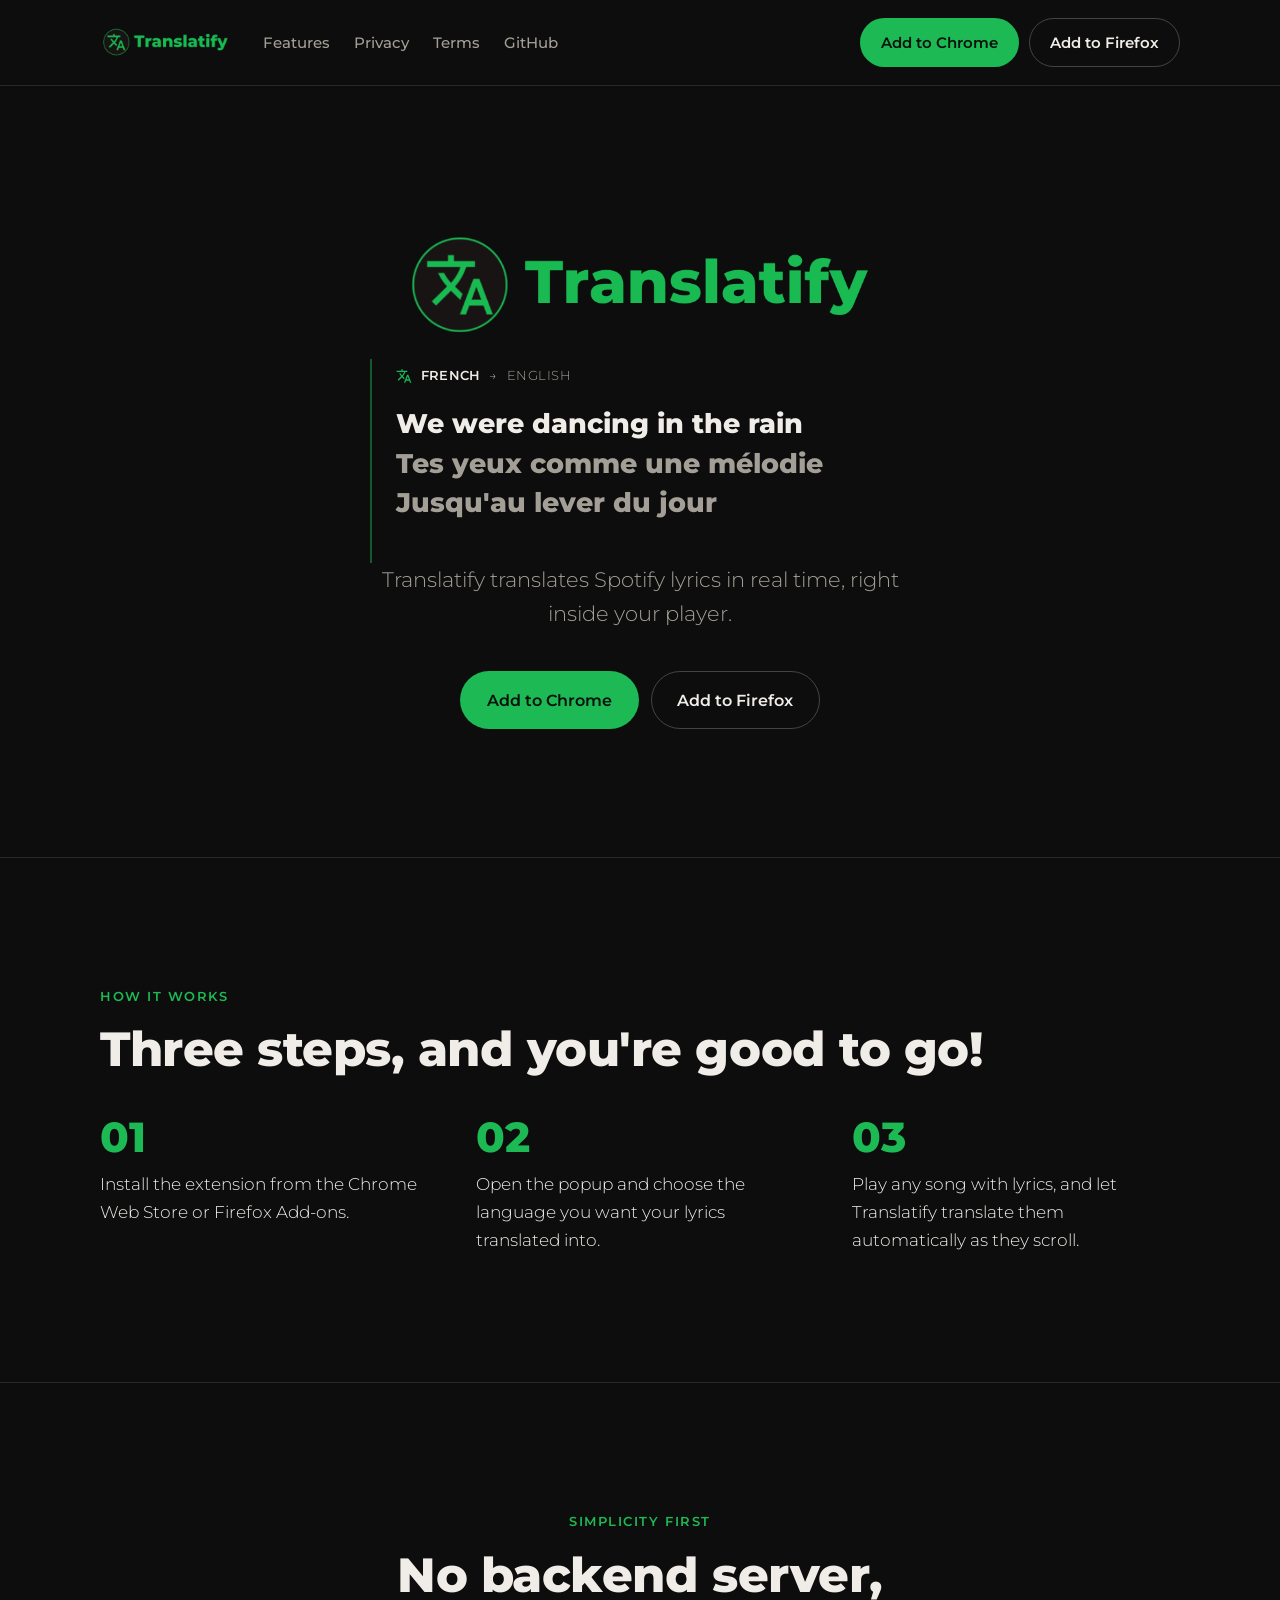
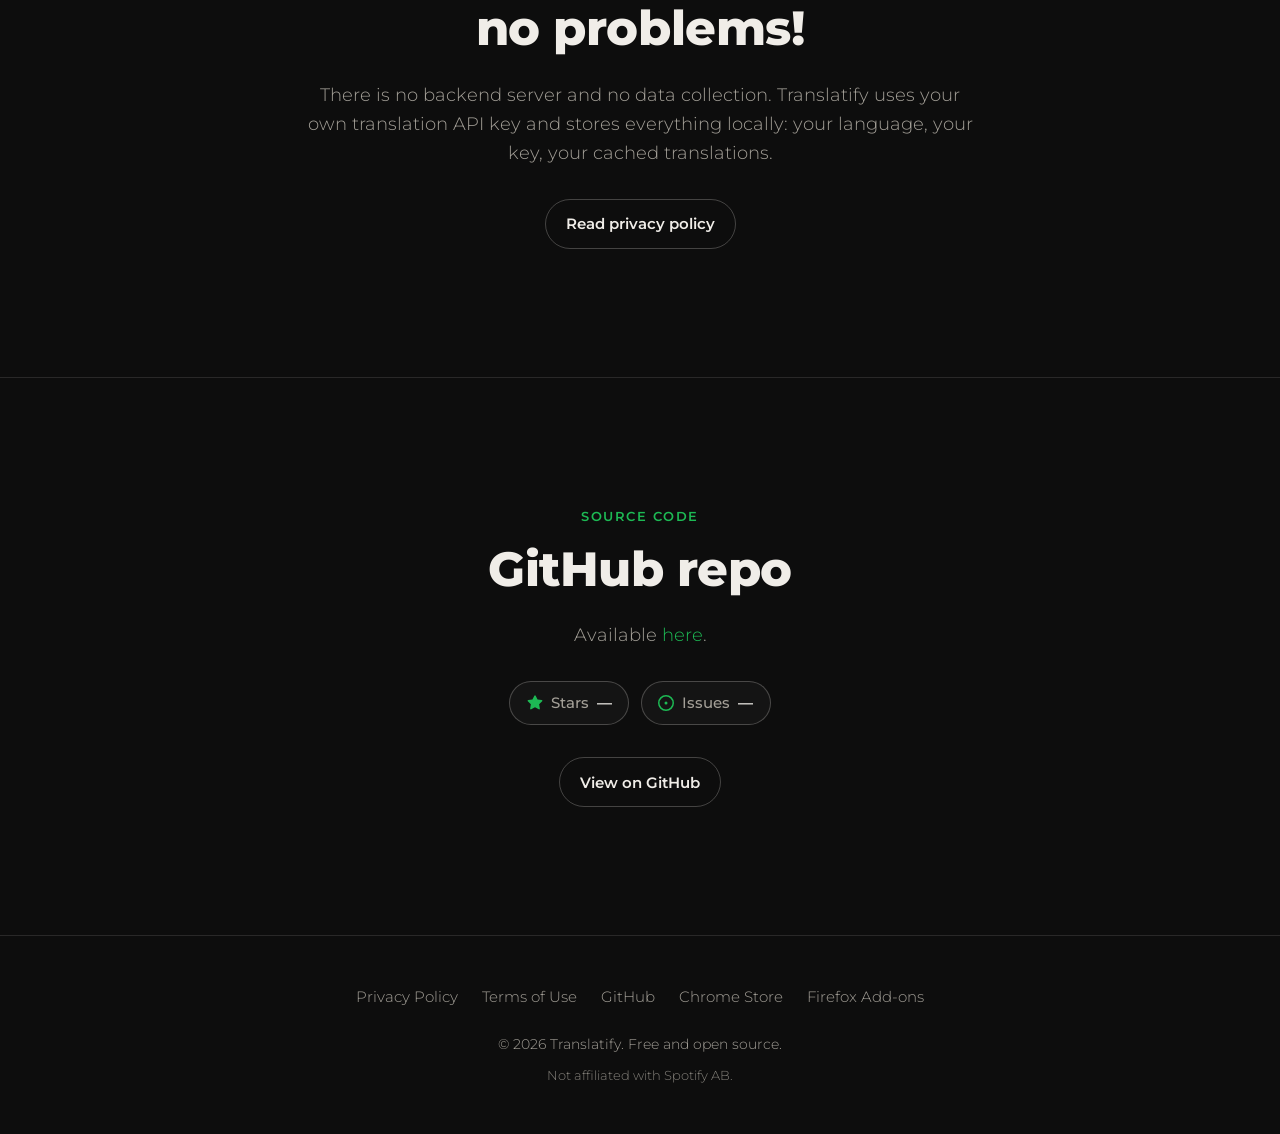
<file: docs/index.html>
<!DOCTYPE html>
<html lang="en">

<head>
  <meta charset="UTF-8">
  <meta name="viewport" content="width=device-width, initial-scale=1">
  <meta name="robots" content="index, follow">
  <title>Translatify: Spotify Lyrics Translator</title>
  <meta name="description"
    content="Translatify translates Spotify Web Player lyrics in real time, right inside the player, in your language. Free, open source, and local">
  <link rel="icon" type="image/png" sizes="32x32" href="images/icon-32.png">
  <link rel="icon" type="image/png" sizes="128x128" href="images/icon-128.png">

  <meta property="og:type" content="website">
  <meta property="og:title" content="Translatify — Understand every song">
  <meta property="og:description"
    content="Translate Spotify lyrics in real time, in your language. Free and open source.">
  <meta property="og:image" content="images/Translatify_banner.png">

  <!-- Inline critical CSS: correct first paint before styles.css arrives -->
  <style>
    :root {
      --bg: #0D0D0D;
      --text: #F0EDE8;
    }

    html {
      background: #0D0D0D;
    }

    body {
      margin: 0;
      background: #0D0D0D;
      color: #F0EDE8;
      font-family: 'Montserrat', system-ui, -apple-system, sans-serif;
      font-weight: 300;
    }
  </style>

  <link rel="preconnect" href="https://fonts.googleapis.com">
  <link rel="preconnect" href="https://fonts.gstatic.com" crossorigin>
  <link rel="stylesheet" href="https://fonts.googleapis.com/css2?family=Montserrat:wght@300;500;600;800&display=swap">
  <link rel="stylesheet" href="styles.css">
</head>

<body>
  <a class="skip-link" href="#main">Skip to content</a>

  <header class="site-header">
    <div class="wrap site-header__inner">
      <a class="brand" href="index.html" aria-label="Translatify — home">
        <img class="brand__logo" src="images/Translatify_banner.png" alt="Translatify" width="700" height="160">
      </a>
      <nav class="nav" aria-label="Primary">
        <a href="#features">Features</a>
        <a href="privacy-policy.html">Privacy</a>
        <a href="terms.html">Terms</a>
        <a href="https://github.com/Slyfti/translatify" rel="noopener">GitHub</a>
      </nav>
      <div class="actions">
        <a class="btn btn--primary"
          href="https://chromewebstore.google.com/detail/translatify-spotify-lyric/odglneiicjonedgaldglaalgagkhanmi"
          rel="noopener">Add to Chrome</a>
        <a class="btn btn--ghost" href="https://addons.mozilla.org/en-US/firefox/addon/translatify-for-spotify/"
          rel="noopener">Add to Firefox</a>
      </div>
    </div>
  </header>

  <main id="main">
    <!-- Hero -->
    <section class="hero">
      <div class="wrap">
        <h1 class="hero__headline">
          <img class="hero__logo" src="images/Translatify_banner.png" alt="Translatify" width="700" height="160">
        </h1>

        <div class="demo" id="demo" aria-hidden="true">
          <p class="demo__meta">
            <svg viewBox="0 0 24 24">
              <path
                d="M12.87,15.07L10.33,12.56L10.36,12.53C12.1,10.59 13.34,8.36 14.07,6H17V4H10V2H8V4H1V6H12.17C11.5,7.92 10.44,9.75 9,11.35C8.07,10.32 7.3,9.19 6.69,8H4.69C5.42,9.63 6.42,11.17 7.67,12.56L2.58,17.58L4,19L9,14L12.11,17.11L12.87,15.07M18.5,10H16.5L12,22H14L15.12,19H19.87L21,22H23L18.5,10M15.88,17L17.5,12.67L19.12,17H15.88Z" />
            </svg>
            <span class="demo__lang">French</span>
            <span class="demo__arrow">→</span>
            <span>English</span>
          </p>
          <div class="demo__lines"></div>
        </div>

        <p class="hero__sub">Translatify translates Spotify lyrics in real time, right inside your player.</p>

        <div class="hero__cta">
          <a class="btn btn--primary btn--lg"
            href="https://chromewebstore.google.com/detail/translatify-spotify-lyric/odglneiicjonedgaldglaalgagkhanmi"
            rel="noopener">Add to Chrome</a>
          <a class="btn btn--ghost btn--lg"
            href="https://addons.mozilla.org/en-US/firefox/addon/translatify-for-spotify/" rel="noopener">Add to
            Firefox</a>
        </div>
      </div>
    </section>

    <!-- How it works -->
    <section class="section" id="features">
      <div class="wrap">
        <p class="section__eyebrow">How it works</p>
        <h2 class="section__title">Three steps, and you're good to go!</h2>
        <ol class="steps">
          <li class="step">
            <span class="step__num">01</span>
            <p>Install the extension from the Chrome Web Store or Firefox Add-ons.</p>
          </li>
          <li class="step">
            <span class="step__num">02</span>
            <p>Open the popup and choose the language you want your lyrics translated into.</p>
          </li>
          <li class="step">
            <span class="step__num">03</span>
            <p>Play any song with lyrics, and let Translatify translate them automatically as they scroll.</p>
          </li>
        </ol>
      </div>
    </section>

    <!-- Privacy -->
    <section class="section section--feature">
      <div class="read">
        <p class="section__eyebrow">Simplicity first</p>
        <h2 class="section__title">No backend server,<br> no problems!</h2>
        <p class="section__lead">There is no backend server and no data collection. Translatify uses your own
          translation API key and stores everything locally: your language, your key, your cached translations.
        </p>
        <a class="btn btn--ghost" href="privacy-policy.html">Read privacy policy</a>
      </div>
    </section>

    <!-- Github repo -->
    <section class="section section--feature">
      <div class="read">
        <p class="section__eyebrow">source code</p>
        <h2 class="section__title">GitHub repo</h2>
        <p class="section__lead">Available <a href="https://github.com/Slyfti/translatify" rel="noopener">here</a>.</p>

        <ul class="gh-stats" aria-label="GitHub repository stats">
          <li>
            <a class="gh-stat" href="https://github.com/Slyfti/translatify/stargazers" rel="noopener">
              <svg viewBox="0 0 16 16" aria-hidden="true">
                <path
                  d="M8 .25a.75.75 0 0 1 .673.418l1.882 3.815 4.21.612a.75.75 0 0 1 .416 1.279l-3.046 2.97.719 4.192a.751.751 0 0 1-1.088.791L8 12.347l-3.766 1.98a.75.75 0 0 1-1.088-.79l.72-4.194L.818 6.374a.75.75 0 0 1 .416-1.28l4.21-.611L7.327.668A.75.75 0 0 1 8 .25Z" />
              </svg>
              <span class="gh-stat__label">Stars</span>
              <span class="gh-stat__count" data-stat="stars">—</span>
            </a>
          </li>
          <li>
            <a class="gh-stat" href="https://github.com/Slyfti/translatify/issues" rel="noopener">
              <svg viewBox="0 0 16 16" aria-hidden="true">
                <path d="M8 9.5a1.5 1.5 0 1 0 0-3 1.5 1.5 0 0 0 0 3Z" />
                <path d="M8 0a8 8 0 1 1 0 16A8 8 0 0 1 8 0ZM1.5 8a6.5 6.5 0 1 0 13 0 6.5 6.5 0 0 0-13 0Z" />
              </svg>
              <span class="gh-stat__label">Issues</span>
              <span class="gh-stat__count" data-stat="issues">—</span>
            </a>
          </li>
        </ul>

        <a class="btn btn--ghost" href="https://github.com/Slyfti/translatify" rel="noopener">View on GitHub</a>
      </div>
    </section>
  </main>

  <footer class="site-footer">
    <div class="wrap">
      <nav class="footer-nav" aria-label="Footer">
        <a href="privacy-policy.html">Privacy Policy</a>
        <a href="terms.html">Terms of Use</a>
        <a href="https://github.com/Slyfti/translatify" rel="noopener">GitHub</a>
        <a href="https://chromewebstore.google.com/detail/translatify-spotify-lyric/odglneiicjonedgaldglaalgagkhanmi"
          rel="noopener">Chrome Store</a>
        <a href="https://addons.mozilla.org/en-US/firefox/addon/translatify-for-spotify/" rel="noopener">Firefox
          Add-ons</a>
      </nav>
      <p class="site-footer__legal">© 2026 Translatify. Free and open source.</p>
      <p class="site-footer__note">Not affiliated with Spotify AB.</p>
    </div>
  </footer>

  <script src="hero.js" defer></script>
  <script src="github-stats.js" defer></script>
</body>

</html>
</file>
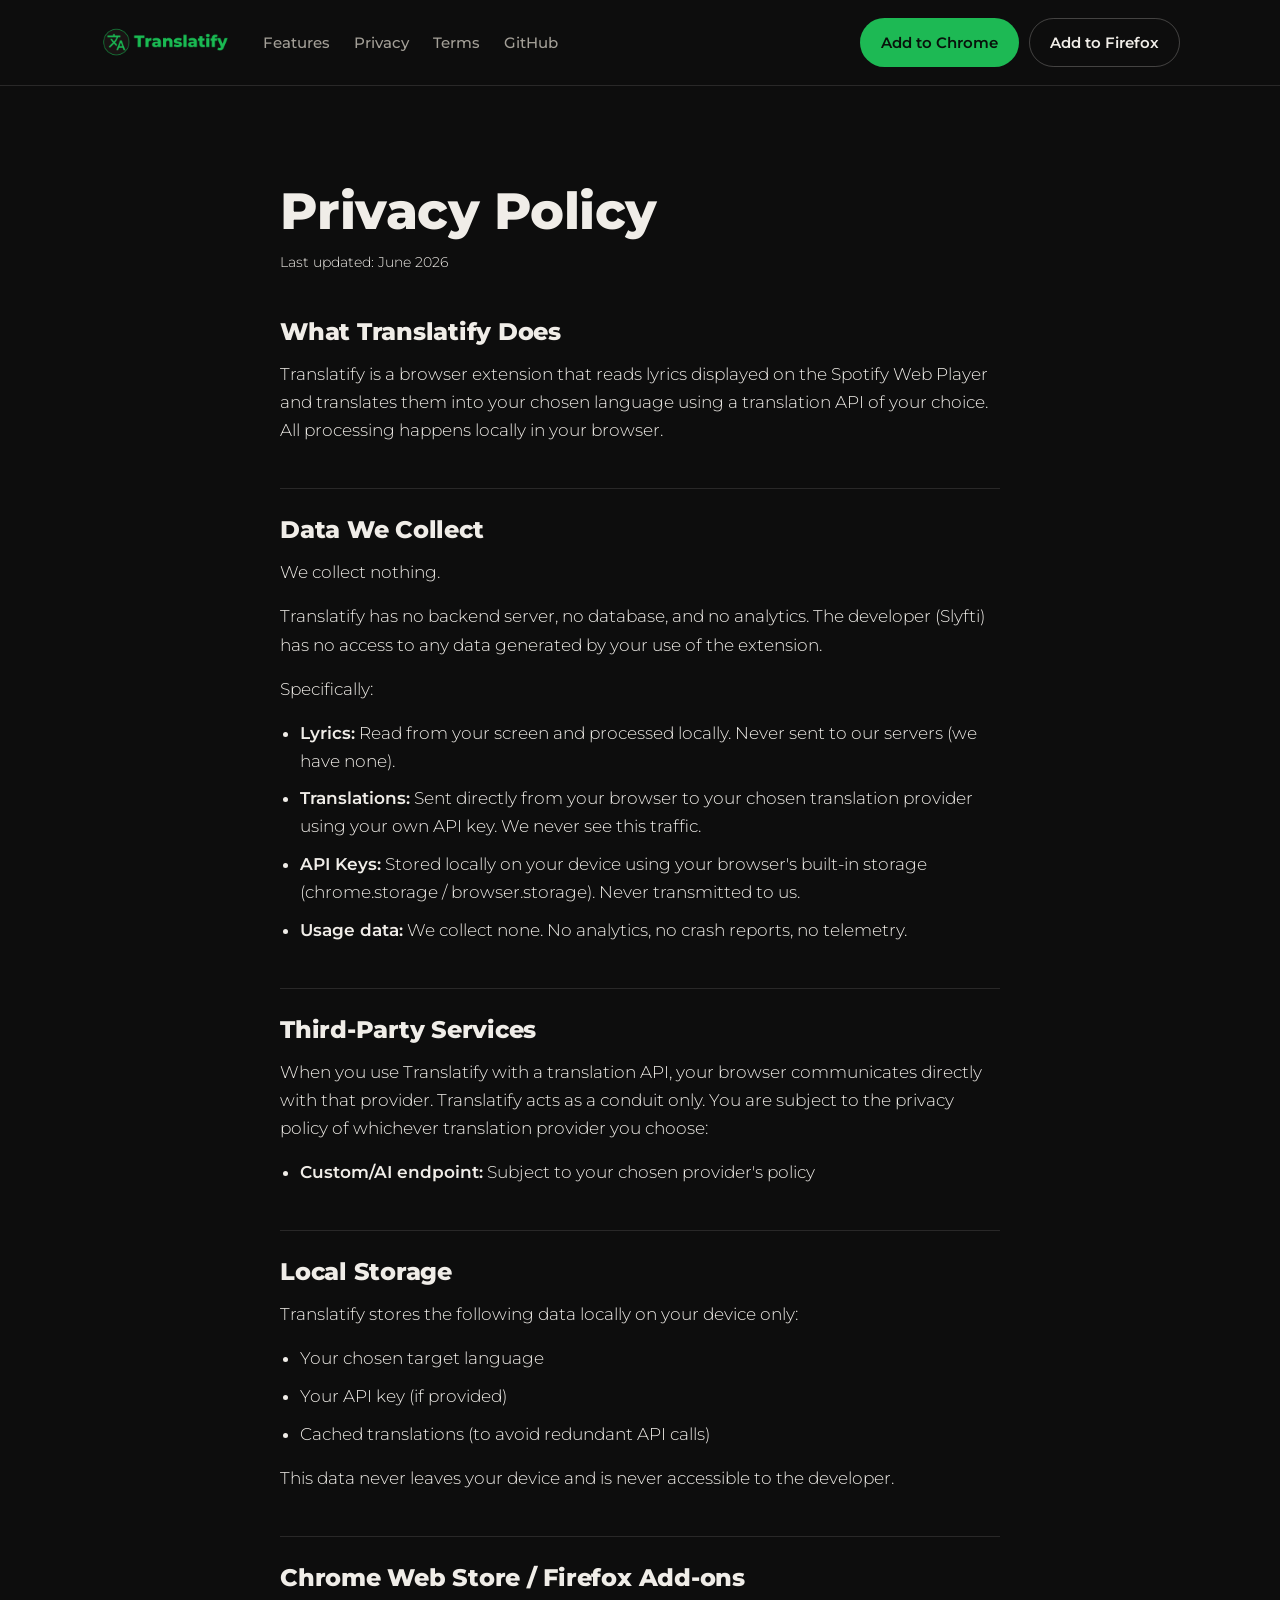
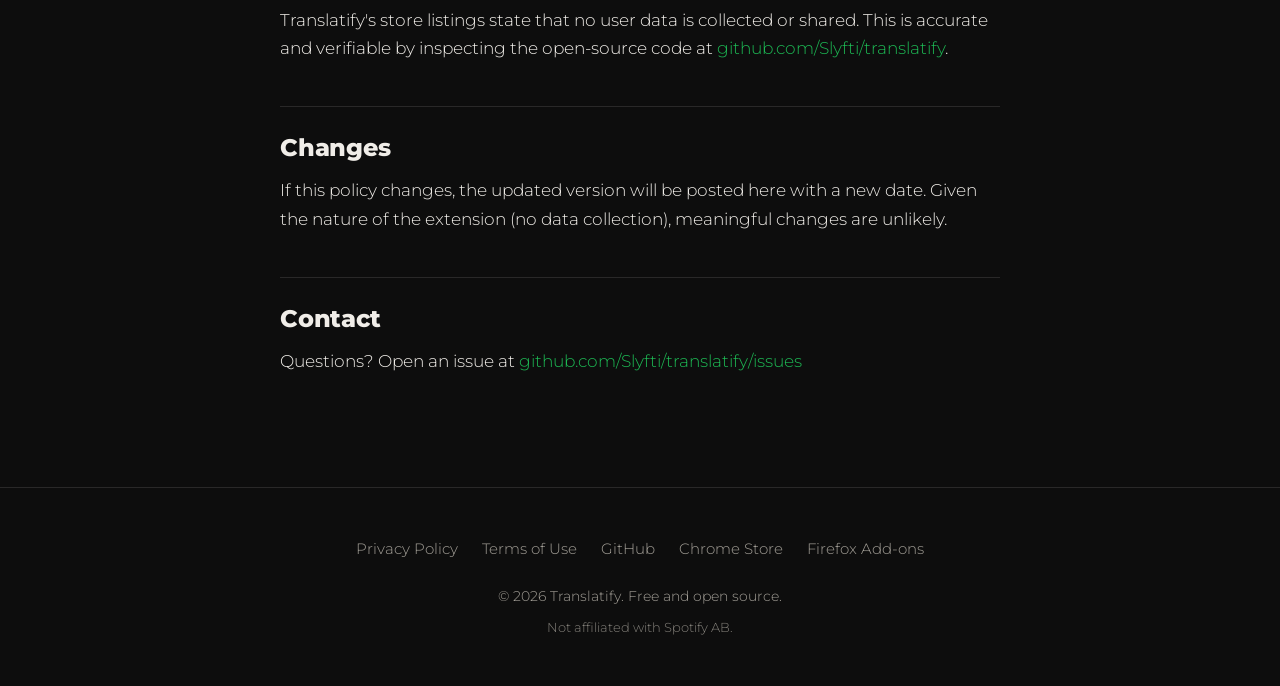
<file: docs/privacy-policy.html>
<!DOCTYPE html>
<html lang="en">
<head>
  <meta charset="UTF-8">
  <meta name="viewport" content="width=device-width, initial-scale=1">
  <meta name="robots" content="noindex, follow">
  <title>Privacy Policy — Translatify</title>
  <meta name="description" content="Translatify collects nothing. No backend, no analytics, no telemetry. Everything runs locally in your browser.">
  <link rel="icon" type="image/png" sizes="32x32" href="images/icon-32.png">
  <link rel="icon" type="image/png" sizes="128x128" href="images/icon-128.png">

  <style>
    :root { --bg: #0D0D0D; --text: #F0EDE8; }
    html { background: #0D0D0D; }
    body { margin: 0; background: #0D0D0D; color: #F0EDE8;
           font-family: 'Montserrat', system-ui, -apple-system, sans-serif; font-weight: 300; }
  </style>

  <link rel="preconnect" href="https://fonts.googleapis.com">
  <link rel="preconnect" href="https://fonts.gstatic.com" crossorigin>
  <link rel="stylesheet" href="https://fonts.googleapis.com/css2?family=Montserrat:wght@300;500;600;800&display=swap">
  <link rel="stylesheet" href="styles.css">
</head>
<body>
  <a class="skip-link" href="#main">Skip to content</a>

  <header class="site-header">
    <div class="wrap site-header__inner">
      <a class="brand" href="index.html" aria-label="Translatify — home">
        <img class="brand__logo" src="images/Translatify_banner.png" alt="Translatify" width="700" height="160">
      </a>
      <nav class="nav" aria-label="Primary">
        <a href="index.html#features">Features</a>
        <a href="privacy-policy.html" aria-current="page">Privacy</a>
        <a href="terms.html">Terms</a>
        <a href="https://github.com/Slyfti/translatify" rel="noopener">GitHub</a>
      </nav>
      <div class="actions">
        <a class="btn btn--primary" href="https://chromewebstore.google.com/detail/translatify-spotify-lyric/odglneiicjonedgaldglaalgagkhanmi" rel="noopener">Add to Chrome</a>
        <a class="btn btn--ghost" href="https://addons.mozilla.org/en-US/firefox/addon/translatify-for-spotify/" rel="noopener">Add to Firefox</a>
      </div>
    </div>
  </header>

  <main id="main" class="legal">
    <article class="read">
      <h1>Privacy Policy</h1>
      <p class="legal__updated">Last updated: June 2026</p>

      <h2>What Translatify Does</h2>
      <p>Translatify is a browser extension that reads lyrics displayed on the Spotify Web Player and translates them into your chosen language using a translation API of your choice. All processing happens locally in your browser.</p>

      <h2>Data We Collect</h2>
      <p>We collect nothing.</p>
      <p>Translatify has no backend server, no database, and no analytics. The developer (Slyfti) has no access to any data generated by your use of the extension.</p>
      <p>Specifically:</p>
      <ul>
        <li><strong>Lyrics:</strong> Read from your screen and processed locally. Never sent to our servers (we have none).</li>
        <li><strong>Translations:</strong> Sent directly from your browser to your chosen translation provider using your own API key. We never see this traffic.</li>
        <li><strong>API Keys:</strong> Stored locally on your device using your browser's built-in storage (chrome.storage / browser.storage). Never transmitted to us.</li>
        <li><strong>Usage data:</strong> We collect none. No analytics, no crash reports, no telemetry.</li>
      </ul>

      <h2>Third-Party Services</h2>
      <p>When you use Translatify with a translation API, your browser communicates directly with that provider. Translatify acts as a conduit only. You are subject to the privacy policy of whichever translation provider you choose:</p>
      <ul>
        <li><strong>Custom/AI endpoint:</strong> Subject to your chosen provider's policy</li>
      </ul>

      <h2>Local Storage</h2>
      <p>Translatify stores the following data locally on your device only:</p>
      <ul>
        <li>Your chosen target language</li>
        <li>Your API key (if provided)</li>
        <li>Cached translations (to avoid redundant API calls)</li>
      </ul>
      <p>This data never leaves your device and is never accessible to the developer.</p>

      <h2>Chrome Web Store / Firefox Add-ons</h2>
      <p>Translatify's store listings state that no user data is collected or shared. This is accurate and verifiable by inspecting the open-source code at <a href="https://github.com/Slyfti/translatify" rel="noopener">github.com/Slyfti/translatify</a>.</p>

      <h2>Changes</h2>
      <p>If this policy changes, the updated version will be posted here with a new date. Given the nature of the extension (no data collection), meaningful changes are unlikely.</p>

      <h2>Contact</h2>
      <p>Questions? Open an issue at <a href="https://github.com/Slyfti/translatify/issues" rel="noopener">github.com/Slyfti/translatify/issues</a></p>
    </article>
  </main>

  <footer class="site-footer">
    <div class="wrap">
      <nav class="footer-nav" aria-label="Footer">
        <a href="privacy-policy.html">Privacy Policy</a>
        <a href="terms.html">Terms of Use</a>
        <a href="https://github.com/Slyfti/translatify" rel="noopener">GitHub</a>
        <a href="https://chromewebstore.google.com/detail/translatify-spotify-lyric/odglneiicjonedgaldglaalgagkhanmi" rel="noopener">Chrome Store</a>
        <a href="https://addons.mozilla.org/en-US/firefox/addon/translatify-for-spotify/" rel="noopener">Firefox Add-ons</a>
      </nav>
      <p class="site-footer__legal">© 2026 Translatify. Free and open source.</p>
      <p class="site-footer__note">Not affiliated with Spotify AB.</p>
    </div>
  </footer>
</body>
</html>
</file>
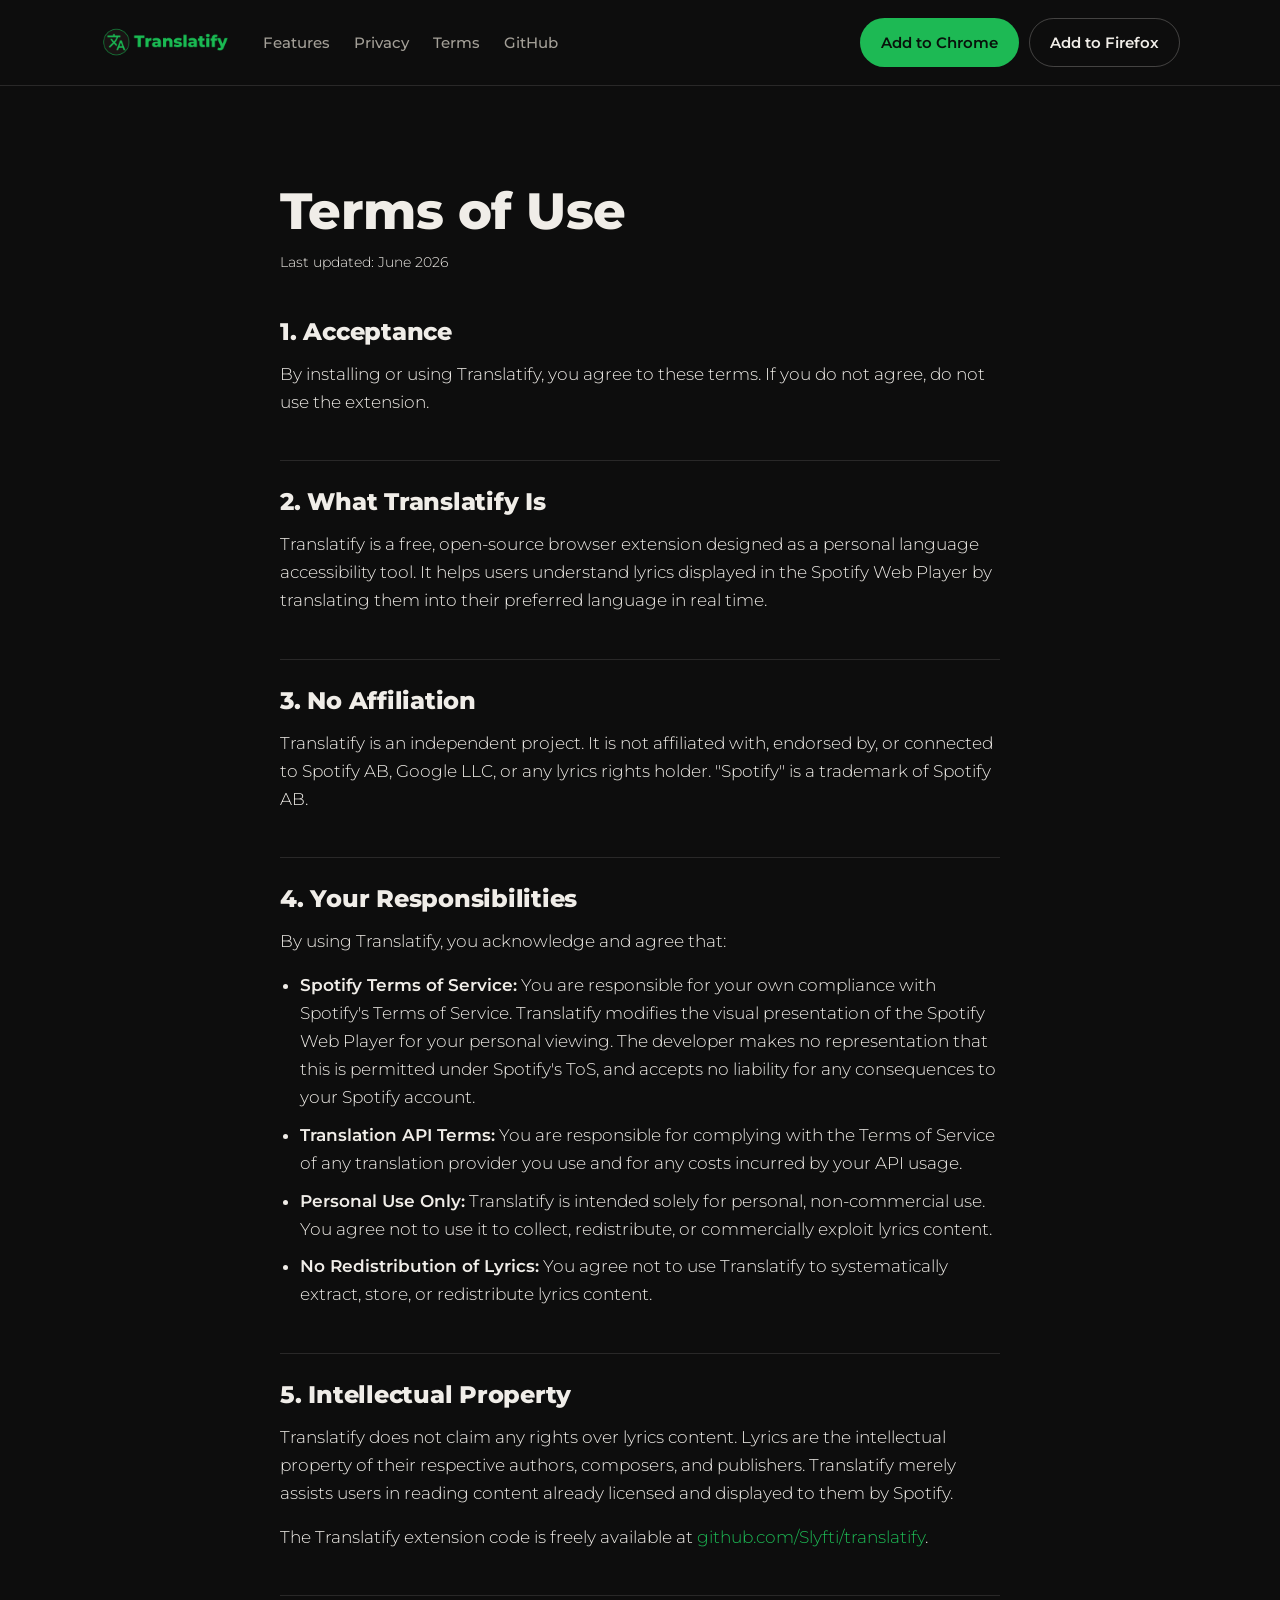
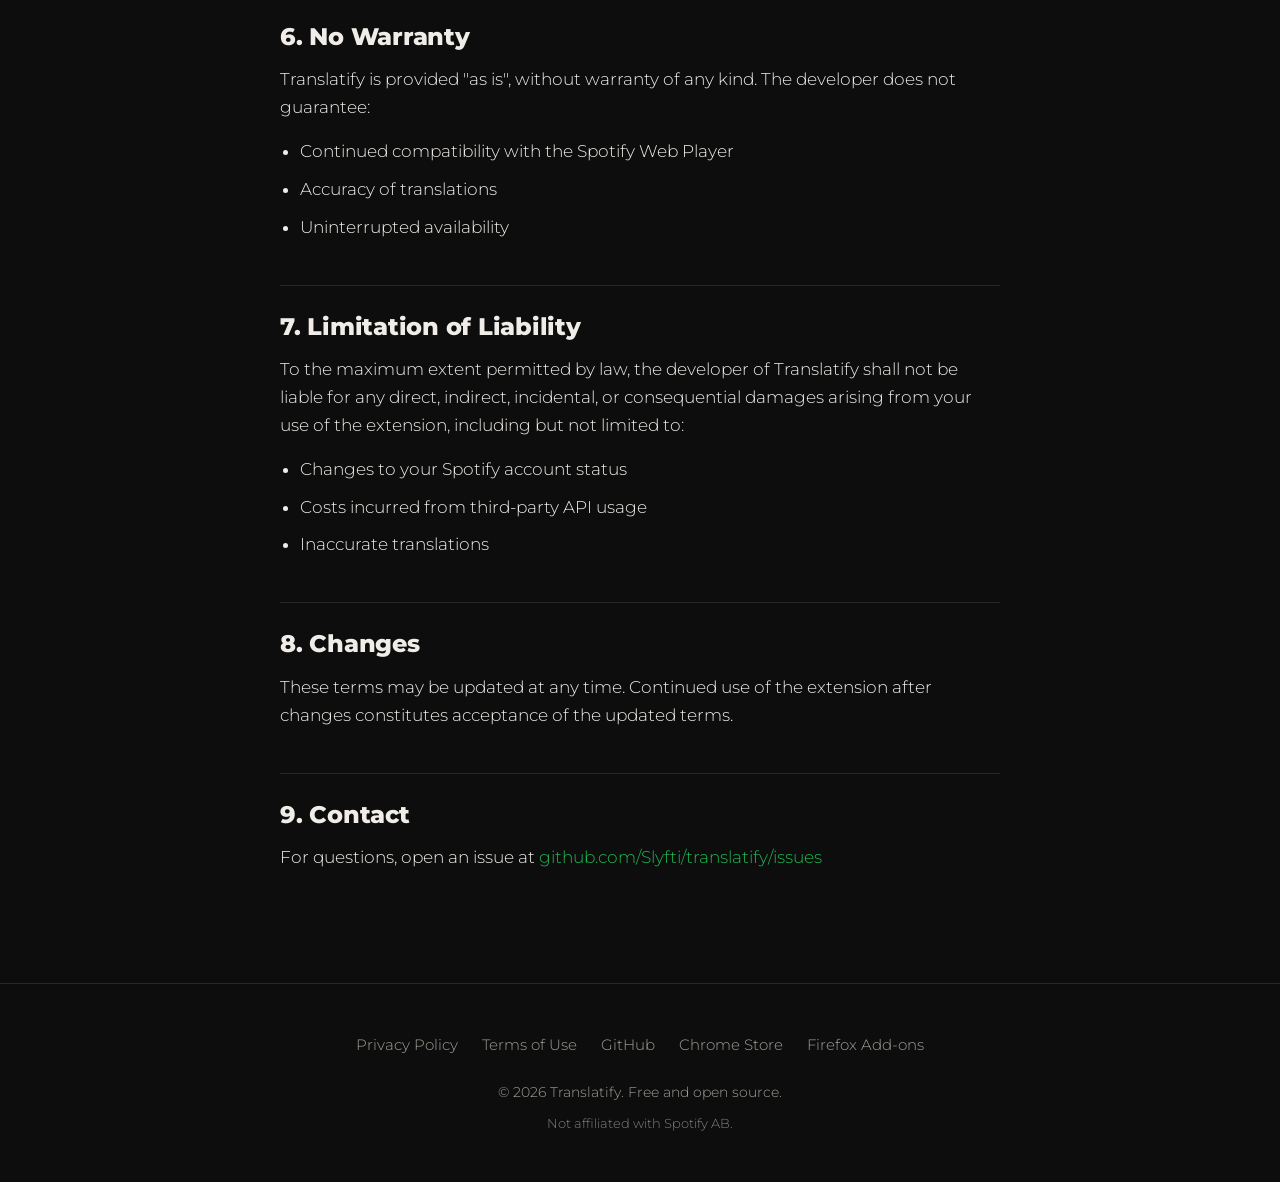
<file: docs/terms.html>
<!DOCTYPE html>
<html lang="en">
<head>
  <meta charset="UTF-8">
  <meta name="viewport" content="width=device-width, initial-scale=1">
  <meta name="robots" content="noindex, follow">
  <title>Terms of Use — Translatify</title>
  <meta name="description" content="Terms of use for Translatify, a free, open-source browser extension that translates Spotify Web Player lyrics.">
  <link rel="icon" type="image/png" sizes="32x32" href="images/icon-32.png">
  <link rel="icon" type="image/png" sizes="128x128" href="images/icon-128.png">

  <style>
    :root { --bg: #0D0D0D; --text: #F0EDE8; }
    html { background: #0D0D0D; }
    body { margin: 0; background: #0D0D0D; color: #F0EDE8;
           font-family: 'Montserrat', system-ui, -apple-system, sans-serif; font-weight: 300; }
  </style>

  <link rel="preconnect" href="https://fonts.googleapis.com">
  <link rel="preconnect" href="https://fonts.gstatic.com" crossorigin>
  <link rel="stylesheet" href="https://fonts.googleapis.com/css2?family=Montserrat:wght@300;500;600;800&display=swap">
  <link rel="stylesheet" href="styles.css">
</head>
<body>
  <a class="skip-link" href="#main">Skip to content</a>

  <header class="site-header">
    <div class="wrap site-header__inner">
      <a class="brand" href="index.html" aria-label="Translatify — home">
        <img class="brand__logo" src="images/Translatify_banner.png" alt="Translatify" width="700" height="160">
      </a>
      <nav class="nav" aria-label="Primary">
        <a href="index.html#features">Features</a>
        <a href="privacy-policy.html">Privacy</a>
        <a href="terms.html" aria-current="page">Terms</a>
        <a href="https://github.com/Slyfti/translatify" rel="noopener">GitHub</a>
      </nav>
      <div class="actions">
        <a class="btn btn--primary" href="https://chromewebstore.google.com/detail/translatify-spotify-lyric/odglneiicjonedgaldglaalgagkhanmi" rel="noopener">Add to Chrome</a>
        <a class="btn btn--ghost" href="https://addons.mozilla.org/en-US/firefox/addon/translatify-for-spotify/" rel="noopener">Add to Firefox</a>
      </div>
    </div>
  </header>

  <main id="main" class="legal">
    <article class="read">
      <h1>Terms of Use</h1>
      <p class="legal__updated">Last updated: June 2026</p>

      <h2>1. Acceptance</h2>
      <p>By installing or using Translatify, you agree to these terms. If you do not agree, do not use the extension.</p>

      <h2>2. What Translatify Is</h2>
      <p>Translatify is a free, open-source browser extension designed as a personal language accessibility tool. It helps users understand lyrics displayed in the Spotify Web Player by translating them into their preferred language in real time.</p>

      <h2>3. No Affiliation</h2>
      <p>Translatify is an independent project. It is not affiliated with, endorsed by, or connected to Spotify AB, Google LLC, or any lyrics rights holder. "Spotify" is a trademark of Spotify AB.</p>

      <h2>4. Your Responsibilities</h2>
      <p>By using Translatify, you acknowledge and agree that:</p>
      <ul>
        <li><strong>Spotify Terms of Service:</strong> You are responsible for your own compliance with Spotify's Terms of Service. Translatify modifies the visual presentation of the Spotify Web Player for your personal viewing. The developer makes no representation that this is permitted under Spotify's ToS, and accepts no liability for any consequences to your Spotify account.</li>
        <li><strong>Translation API Terms:</strong> You are responsible for complying with the Terms of Service of any translation provider you use and for any costs incurred by your API usage.</li>
        <li><strong>Personal Use Only:</strong> Translatify is intended solely for personal, non-commercial use. You agree not to use it to collect, redistribute, or commercially exploit lyrics content.</li>
        <li><strong>No Redistribution of Lyrics:</strong> You agree not to use Translatify to systematically extract, store, or redistribute lyrics content.</li>
      </ul>

      <h2>5. Intellectual Property</h2>
      <p>Translatify does not claim any rights over lyrics content. Lyrics are the intellectual property of their respective authors, composers, and publishers. Translatify merely assists users in reading content already licensed and displayed to them by Spotify.</p>
      <p>The Translatify extension code is freely available at <a href="https://github.com/Slyfti/translatify" rel="noopener">github.com/Slyfti/translatify</a>.</p>

      <h2>6. No Warranty</h2>
      <p>Translatify is provided "as is", without warranty of any kind. The developer does not guarantee:</p>
      <ul>
        <li>Continued compatibility with the Spotify Web Player</li>
        <li>Accuracy of translations</li>
        <li>Uninterrupted availability</li>
      </ul>

      <h2>7. Limitation of Liability</h2>
      <p>To the maximum extent permitted by law, the developer of Translatify shall not be liable for any direct, indirect, incidental, or consequential damages arising from your use of the extension, including but not limited to:</p>
      <ul>
        <li>Changes to your Spotify account status</li>
        <li>Costs incurred from third-party API usage</li>
        <li>Inaccurate translations</li>
      </ul>

      <h2>8. Changes</h2>
      <p>These terms may be updated at any time. Continued use of the extension after changes constitutes acceptance of the updated terms.</p>

      <h2>9. Contact</h2>
      <p>For questions, open an issue at <a href="https://github.com/Slyfti/translatify/issues" rel="noopener">github.com/Slyfti/translatify/issues</a></p>
    </article>
  </main>

  <footer class="site-footer">
    <div class="wrap">
      <nav class="footer-nav" aria-label="Footer">
        <a href="privacy-policy.html">Privacy Policy</a>
        <a href="terms.html">Terms of Use</a>
        <a href="https://github.com/Slyfti/translatify" rel="noopener">GitHub</a>
        <a href="https://chromewebstore.google.com/detail/translatify-spotify-lyric/odglneiicjonedgaldglaalgagkhanmi" rel="noopener">Chrome Store</a>
        <a href="https://addons.mozilla.org/en-US/firefox/addon/translatify-for-spotify/" rel="noopener">Firefox Add-ons</a>
      </nav>
      <p class="site-footer__legal">© 2026 Translatify. Free and open source.</p>
      <p class="site-footer__note">Not affiliated with Spotify AB.</p>
    </div>
  </footer>
</body>
</html>
</file>
<file: docs/styles.css>
/* ==========================================================================
   Translatify — site styles
   Shared by index.html, privacy-policy.html, terms.html.
   Dark, editorial, native to Spotify's world. No cards. No gradients.
   ========================================================================== */

:root {
  /* Palette */
  --bg: #0D0D0D;
  --text: #F0EDE8;
  --muted: #a39f97;
  /* secondary text, ~7:1 on --bg */
  --green: #1DB954;
  /* Spotify accent */
  --green-bright: #1ED760;
  /* hover */
  --purple: #6B5FA6;
  /* muted secondary */
  --border: rgba(240, 237, 232, 0.12);
  --border-strong: rgba(240, 237, 232, 0.24);

  /* Type */
  --font-body: 'Montserrat', system-ui, -apple-system, Segoe UI, Roboto, sans-serif;
  --font-display: 'Montserrat', system-ui, -apple-system, Segoe UI, Roboto, sans-serif;

  /* Rhythm */
  --section-y: clamp(4rem, 10vw, 8rem);
  --wrap: 1080px;
  --read: 720px;
}

/* --------------------------------------------------------------------------
   Reset / base
   -------------------------------------------------------------------------- */
*,
*::before,
*::after {
  box-sizing: border-box;
}

html {
  -webkit-text-size-adjust: 100%;
  scroll-behavior: smooth;
}

@media (prefers-reduced-motion: reduce) {
  html {
    scroll-behavior: auto;
  }
}

body {
  margin: 0;
  background: var(--bg);
  color: var(--text);
  font-family: var(--font-body);
  font-size: 17px;
  line-height: 1.65;
  font-weight: 300;
  -webkit-font-smoothing: antialiased;
  text-rendering: optimizeLegibility;
}

img,
svg {
  display: block;
  max-width: 100%;
}

a {
  color: var(--green);
  text-decoration: none;
}

a:hover {
  color: var(--green-bright);
  text-decoration: underline;
}

h1,
h2,
h3 {
  font-family: var(--font-display);
  font-weight: 800;
  line-height: 1.12;
  letter-spacing: -0.01em;
  margin: 0;
}

p {
  margin: 0 0 1rem;
}

:focus-visible {
  outline: 2px solid var(--green);
  outline-offset: 3px;
  border-radius: 2px;
}

.skip-link {
  position: absolute;
  left: -9999px;
  top: 0;
  background: var(--green);
  color: var(--bg);
  padding: 0.6rem 1rem;
  font-weight: 600;
  z-index: 100;
  border-radius: 0 0 6px 0;
}

.skip-link:focus {
  left: 0;
  text-decoration: none;
}

.wrap {
  width: min(100% - 2.5rem, var(--wrap));
  margin-inline: auto;
}

.read {
  width: min(100% - 2.5rem, var(--read));
  margin-inline: auto;
}

/* --------------------------------------------------------------------------
   Header
   -------------------------------------------------------------------------- */
.site-header {
  border-bottom: 1px solid var(--border);
}

.site-header__inner {
  display: flex;
  align-items: center;
  gap: 1.25rem 2rem;
  flex-wrap: wrap;
  padding: 1.1rem 0;
}

.brand {
  display: inline-flex;
  align-items: center;
  /* Fallback styling if the banner image fails to load (alt text shows). */
  font-family: var(--font-display);
  font-weight: 800;
  font-size: 1.5rem;
  color: var(--text);
  letter-spacing: -0.01em;
}

.brand:hover {
  color: var(--text);
  text-decoration: none;
}

.brand__logo {
  height: 30px;
  width: auto;
}

.nav {
  display: flex;
  gap: 1.5rem;
  align-items: center;
  margin-right: auto;
  flex-wrap: wrap;
}

.nav a {
  color: var(--muted);
  font-size: 0.95rem;
  font-weight: 500;
}

.nav a:hover {
  color: var(--text);
  text-decoration: none;
}

.actions {
  display: flex;
  gap: 0.6rem;
  flex-wrap: wrap;
}

/* --------------------------------------------------------------------------
   Buttons
   -------------------------------------------------------------------------- */
.btn {
  display: inline-flex;
  align-items: center;
  justify-content: center;
  gap: 0.5rem;
  padding: 0.7rem 1.25rem;
  font-family: var(--font-body);
  font-size: 0.95rem;
  font-weight: 600;
  border-radius: 999px;
  border: 1px solid transparent;
  cursor: pointer;
  transition: background-color 0.18s ease, color 0.18s ease, border-color 0.18s ease;
  white-space: nowrap;
}

.btn:hover {
  text-decoration: none;
}

.btn--primary {
  background: var(--green);
  color: #08120b;
}

.btn--primary:hover {
  background: var(--green-bright);
  color: #08120b;
}

.btn--ghost {
  background: transparent;
  color: var(--text);
  border-color: var(--border-strong);
}

.btn--ghost:hover {
  border-color: var(--purple);
  color: var(--text);
}

.btn--lg {
  padding: 0.9rem 1.6rem;
  font-size: 1.02rem;
}

/* --------------------------------------------------------------------------
   Hero
   -------------------------------------------------------------------------- */
.hero {
  padding: clamp(5rem, 12vw, 9rem) 0 var(--section-y);
  text-align: center;
}

.hero__headline {
  font-size: clamp(2.6rem, 8vw, 5rem);
  margin-bottom: 1.2rem;
}

.hero__logo {
  display: block;
  width: min(100%, 480px);
  height: auto;
  margin-inline: auto;
}

.hero__sub {
  color: var(--muted);
  font-size: clamp(1.05rem, 2.4vw, 1.3rem);
  max-width: 38ch;
  margin: 0 auto 2.5rem;
}

.hero__cta {
  display: flex;
  gap: 0.75rem;
  justify-content: center;
  flex-wrap: wrap;
  margin-top: 2.5rem;
}

/* Lyric demo — the one orchestrated moment */
.demo {
  width: min(100%, 540px);
  margin: 0 auto;
  text-align: left;
  border-left: 2px solid rgba(29, 185, 84, 0.45);
  padding: 0.4rem 0 0.4rem 1.5rem;
}

.demo__meta {
  display: flex;
  align-items: center;
  gap: 0.55rem;
  color: var(--muted);
  font-size: 0.82rem;
  letter-spacing: 0.04em;
  text-transform: uppercase;
  margin-bottom: 1.1rem;
}

.demo__meta svg {
  width: 16px;
  height: 16px;
  fill: var(--green);
  flex: none;
}

.demo__lang {
  color: var(--text);
  font-weight: 600;
  letter-spacing: 0.02em;
}

.demo__arrow {
  color: var(--muted);
}

.demo__lines {
  min-height: 9.5rem;
}

.line {
  display: grid;
  font-family: var(--font-display);
  font-weight: 800;
  font-size: clamp(1.25rem, 3.4vw, 1.7rem);
  line-height: 1.45;
  opacity: 0;
  transform: translateY(10px);
  transition: opacity 0.6s ease, transform 0.6s ease;
}

.line.show {
  opacity: 1;
  transform: none;
}

.line__orig,
.line__trans {
  grid-area: 1 / 1;
  transition: opacity 0.6s ease, transform 0.6s ease;
}

.line__orig {
  color: var(--muted);
}

.line__trans {
  color: var(--text);
  opacity: 0;
  transform: translateY(8px);
}

.line.translated .line__orig {
  opacity: 0;
  transform: translateY(-8px);
}

.line.translated .line__trans {
  opacity: 1;
  transform: none;
}

/* --------------------------------------------------------------------------
   Sections
   -------------------------------------------------------------------------- */
.section {
  padding-block: var(--section-y);
  border-top: 1px solid var(--border);
}

.section__eyebrow {
  color: var(--green);
  font-size: 0.8rem;
  font-weight: 600;
  letter-spacing: 0.12em;
  text-transform: uppercase;
  margin-bottom: 1rem;
}

.section__title {
  font-size: clamp(1.9rem, 5vw, 3rem);
  margin-bottom: 1.5rem;
  max-width: 80ch;
}

.section__lead {
  color: var(--muted);
  font-size: 1.1rem;
  max-width: 56ch;
}

/* How it works */
.steps {
  list-style: none;
  margin: 2.5rem 0 0;
  padding: 0;
  display: grid;
  gap: 2.5rem;
}

@media (min-width: 760px) {
  .steps {
    grid-template-columns: repeat(3, 1fr);
    gap: 3rem;
  }
}

.step__num {
  font-family: var(--font-display);
  font-weight: 800;
  font-size: 2.6rem;
  color: var(--green);
  line-height: 1;
  display: block;
  margin-bottom: 0.75rem;
}

.step p {
  color: var(--text);
  margin: 0;
}

/* Privacy + open source share a centered narrow layout */
.section--feature {
  text-align: center;
}

.section--feature .section__title {
  margin-inline: auto;
}

.section--feature .section__lead {
  margin: 0 auto 2rem;
}

/* GitHub stat pills — same numbers as GitHub's buttons, the site's colors */
.gh-stats {
  list-style: none;
  margin: 0 0 2rem;
  padding: 0;
  display: flex;
  flex-wrap: wrap;
  justify-content: center;
  gap: 0.7rem;
}

.gh-stat {
  display: inline-flex;
  align-items: center;
  gap: 0.5rem;
  padding: 0.55rem 1.05rem;
  border: 1px solid var(--border-strong);
  border-radius: 999px;
  background: rgba(240, 237, 232, 0.03);
  color: var(--text);
  font-size: 0.92rem;
  font-weight: 500;
}

.gh-stat:hover {
  border-color: var(--green);
  background: rgba(29, 185, 84, 0.08);
  color: var(--text);
  text-decoration: none;
}

.gh-stat svg {
  width: 16px;
  height: 16px;
  fill: var(--green);
  flex: none;
}

.gh-stat__label {
  color: var(--muted);
}

.gh-stat__count {
  color: var(--text);
  font-weight: 600;
  font-variant-numeric: tabular-nums;
}

/* --------------------------------------------------------------------------
   Legal pages (prose)
   -------------------------------------------------------------------------- */
.legal {
  padding-block: clamp(3rem, 8vw, 6rem);
}

.legal__updated {
  color: var(--muted);
  font-size: 0.9rem;
  margin-bottom: 2.5rem;
}

.legal h1 {
  font-size: clamp(2.2rem, 6vw, 3.2rem);
  margin-bottom: 0.75rem;
}

.legal h2 {
  font-size: 1.5rem;
  margin: 2.75rem 0 0.9rem;
  padding-top: 1.75rem;
  border-top: 1px solid var(--border);
}

.legal h2:first-of-type {
  border-top: 0;
  padding-top: 0;
}

.legal p,
.legal li {
  color: var(--text);
}

.legal .muted {
  color: var(--muted);
}

.legal ul {
  padding-left: 1.25rem;
  margin: 0 0 1rem;
}

.legal li {
  margin-bottom: 0.6rem;
}

.legal strong {
  color: var(--text);
  font-weight: 600;
}

/* --------------------------------------------------------------------------
   Footer
   -------------------------------------------------------------------------- */
.site-footer {
  border-top: 1px solid var(--border);
  padding-block: 3rem;
  text-align: center;
}

.footer-nav {
  display: flex;
  justify-content: center;
  flex-wrap: wrap;
  gap: 0.75rem 1.5rem;
  margin-bottom: 1.5rem;
}

.footer-nav a {
  color: var(--muted);
  font-size: 0.95rem;
}

.footer-nav a:hover {
  color: var(--text);
  text-decoration: none;
}

.site-footer__legal {
  color: var(--muted);
  font-size: 0.9rem;
  margin: 0;
}

.site-footer__note {
  color: var(--muted);
  font-size: 0.8rem;
  margin: 0.5rem 0 0;
  opacity: 0.8;
}

/* --------------------------------------------------------------------------
   Reduced motion — freeze the hero into its translated state
   -------------------------------------------------------------------------- */
@media (prefers-reduced-motion: reduce) {

  .line,
  .line__orig,
  .line__trans {
    transition: none;
  }
}
</file>
